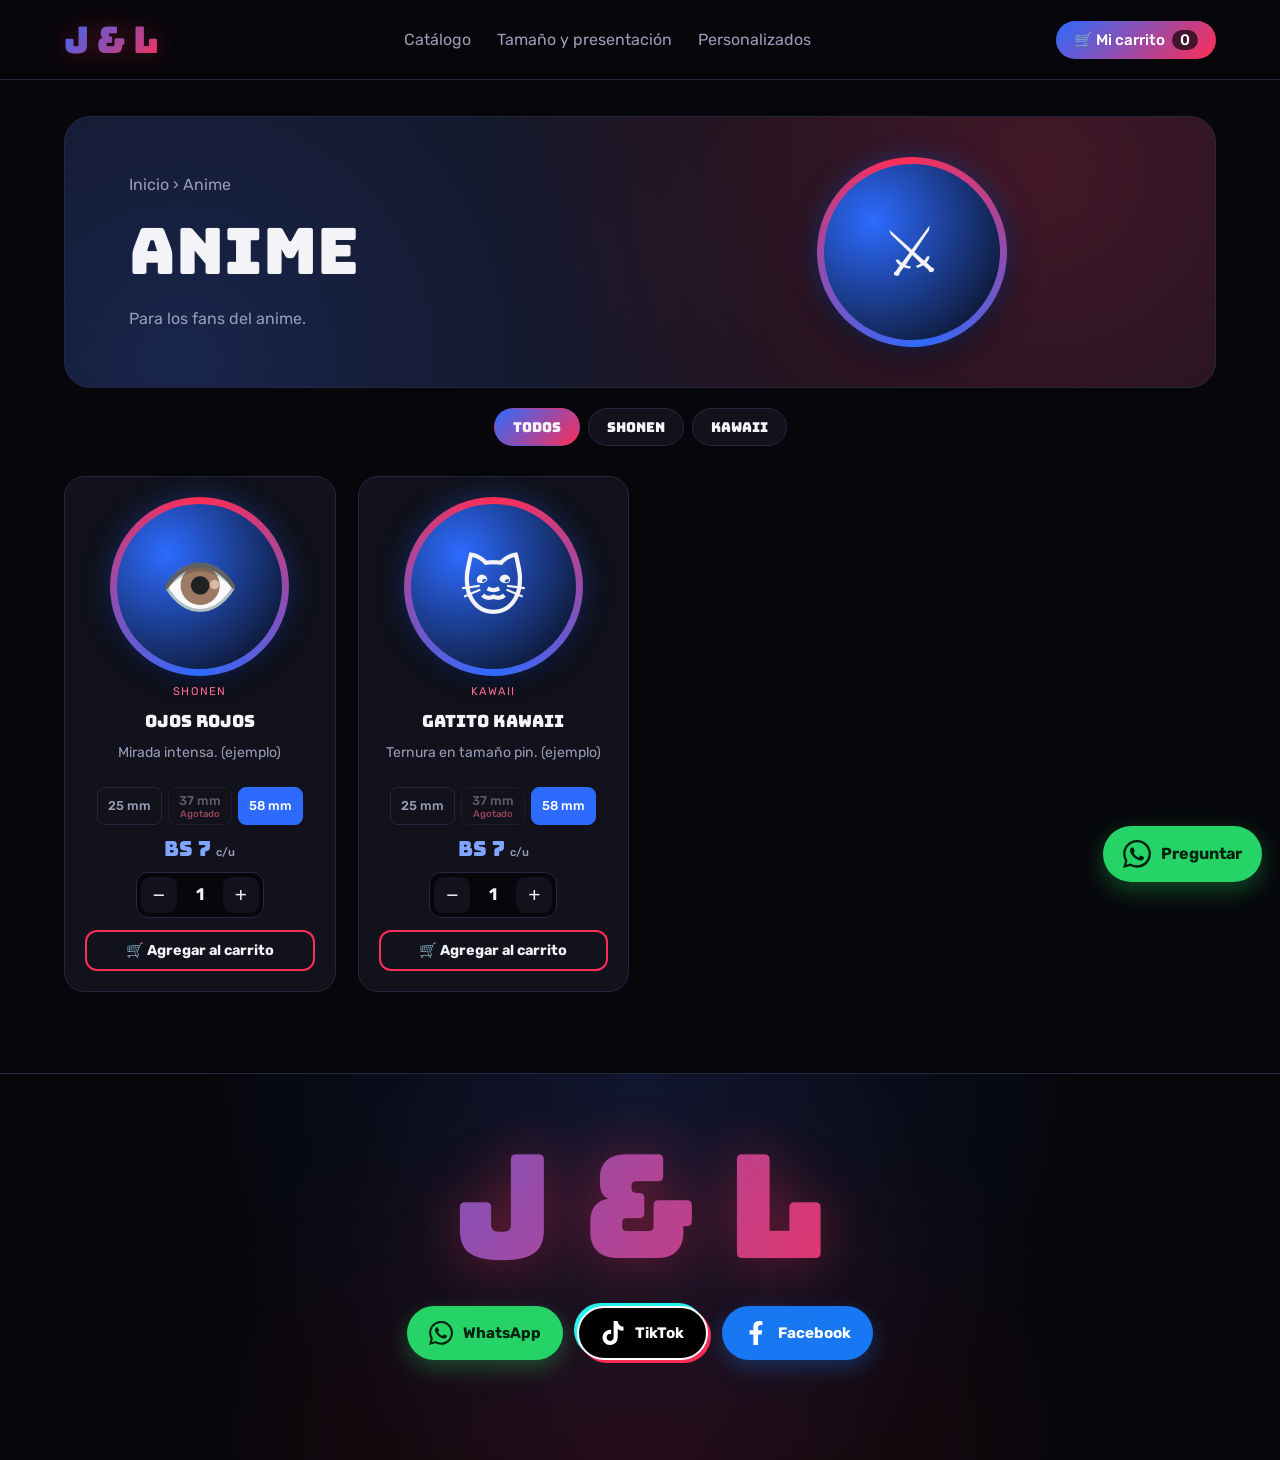
<file: anime.html>
<!DOCTYPE html>
<html lang="es">
<head>
<meta charset="utf-8">
<meta name="viewport" content="width=device-width, initial-scale=1">
<title>Anime | J & L</title>
<link href="https://fonts.googleapis.com/css2?family=Bungee&family=Permanent+Marker&family=Rubik:wght@400;500;700&display=swap" rel="stylesheet">
<link rel="stylesheet" href="css/styles.css">
</head>
<body data-cat="anime">
<section class="page-head" id="head"></section>
<main class="section" style="padding-top:20px">
  <nav class="tabs" id="tabs"></nav>
  <div class="grid" id="grid"></div>
</main>
<script src="js/data.js"></script>
<script src="js/common.js"></script>
<script src="js/category.js"></script>
</body>
</html>
</file>
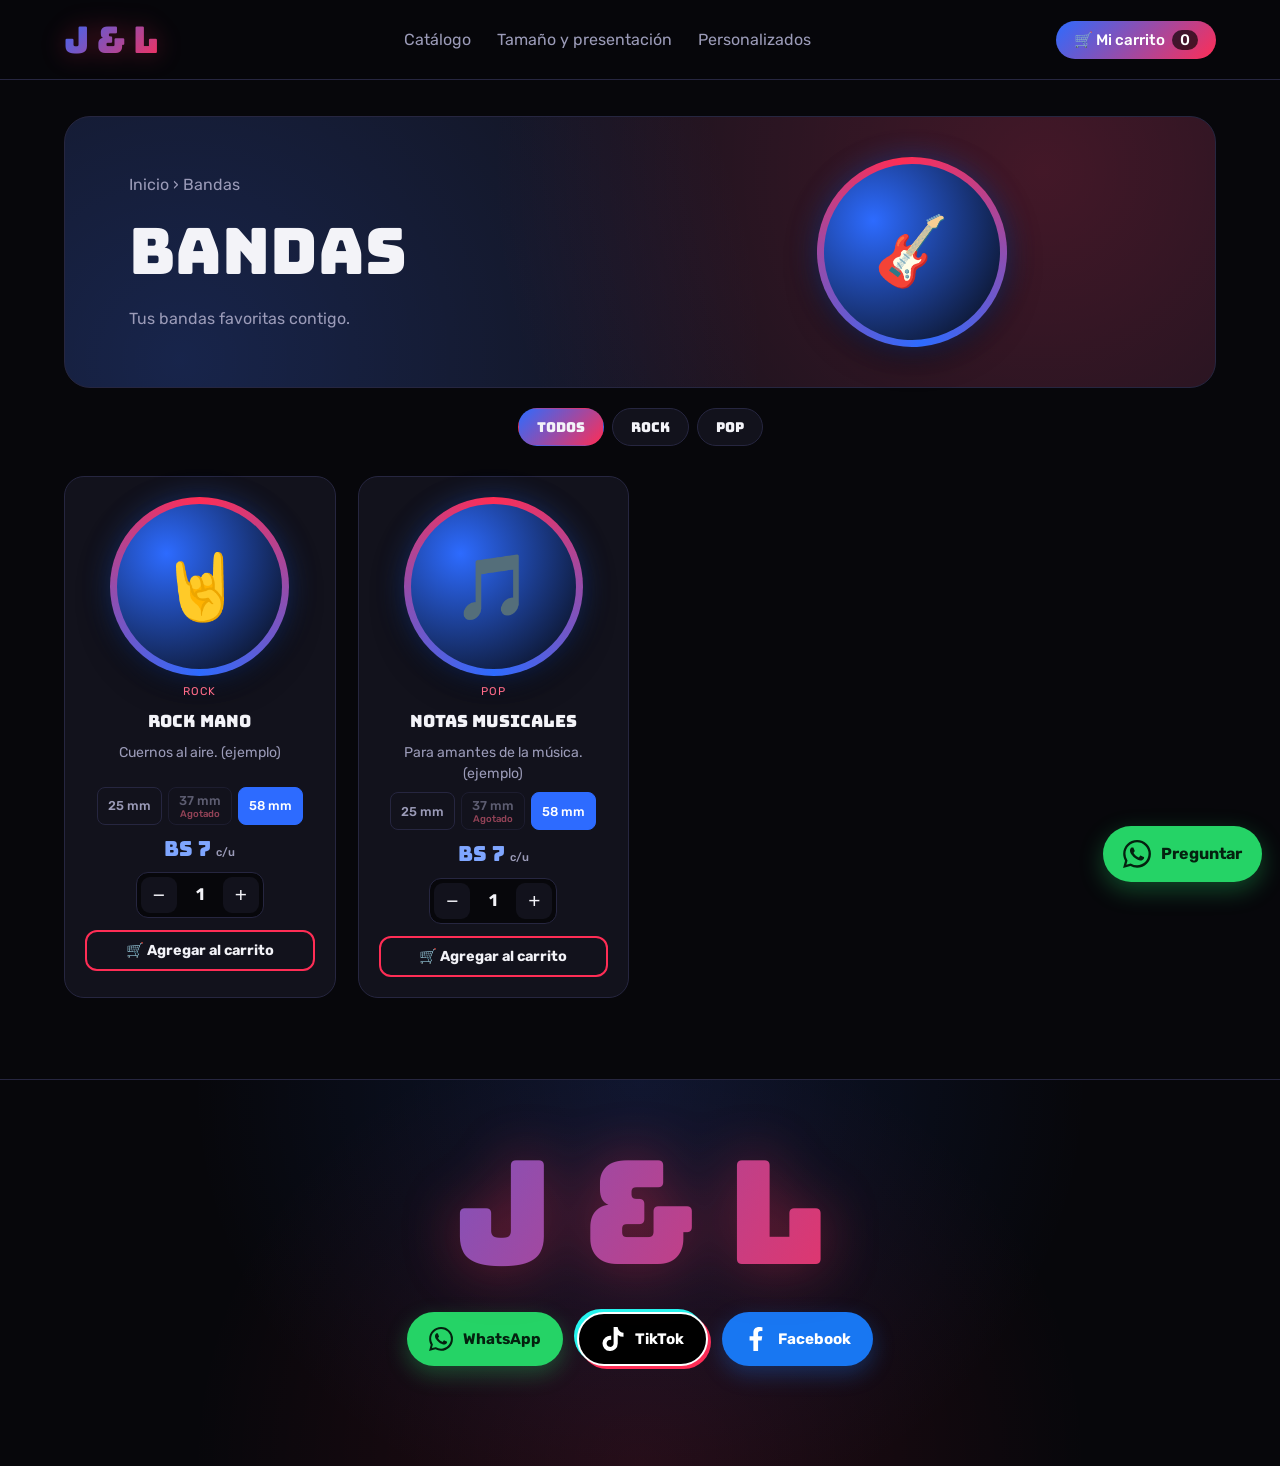
<file: bandas.html>
<!DOCTYPE html>
<html lang="es">
<head>
<meta charset="utf-8">
<meta name="viewport" content="width=device-width, initial-scale=1">
<title>Bandas | J & L</title>
<link href="https://fonts.googleapis.com/css2?family=Bungee&family=Permanent+Marker&family=Rubik:wght@400;500;700&display=swap" rel="stylesheet">
<link rel="stylesheet" href="css/styles.css">
</head>
<body data-cat="bandas">
<section class="page-head" id="head"></section>
<main class="section" style="padding-top:20px">
  <nav class="tabs" id="tabs"></nav>
  <div class="grid" id="grid"></div>
</main>
<script src="js/data.js"></script>
<script src="js/common.js"></script>
<script src="js/category.js"></script>
</body>
</html>
</file>
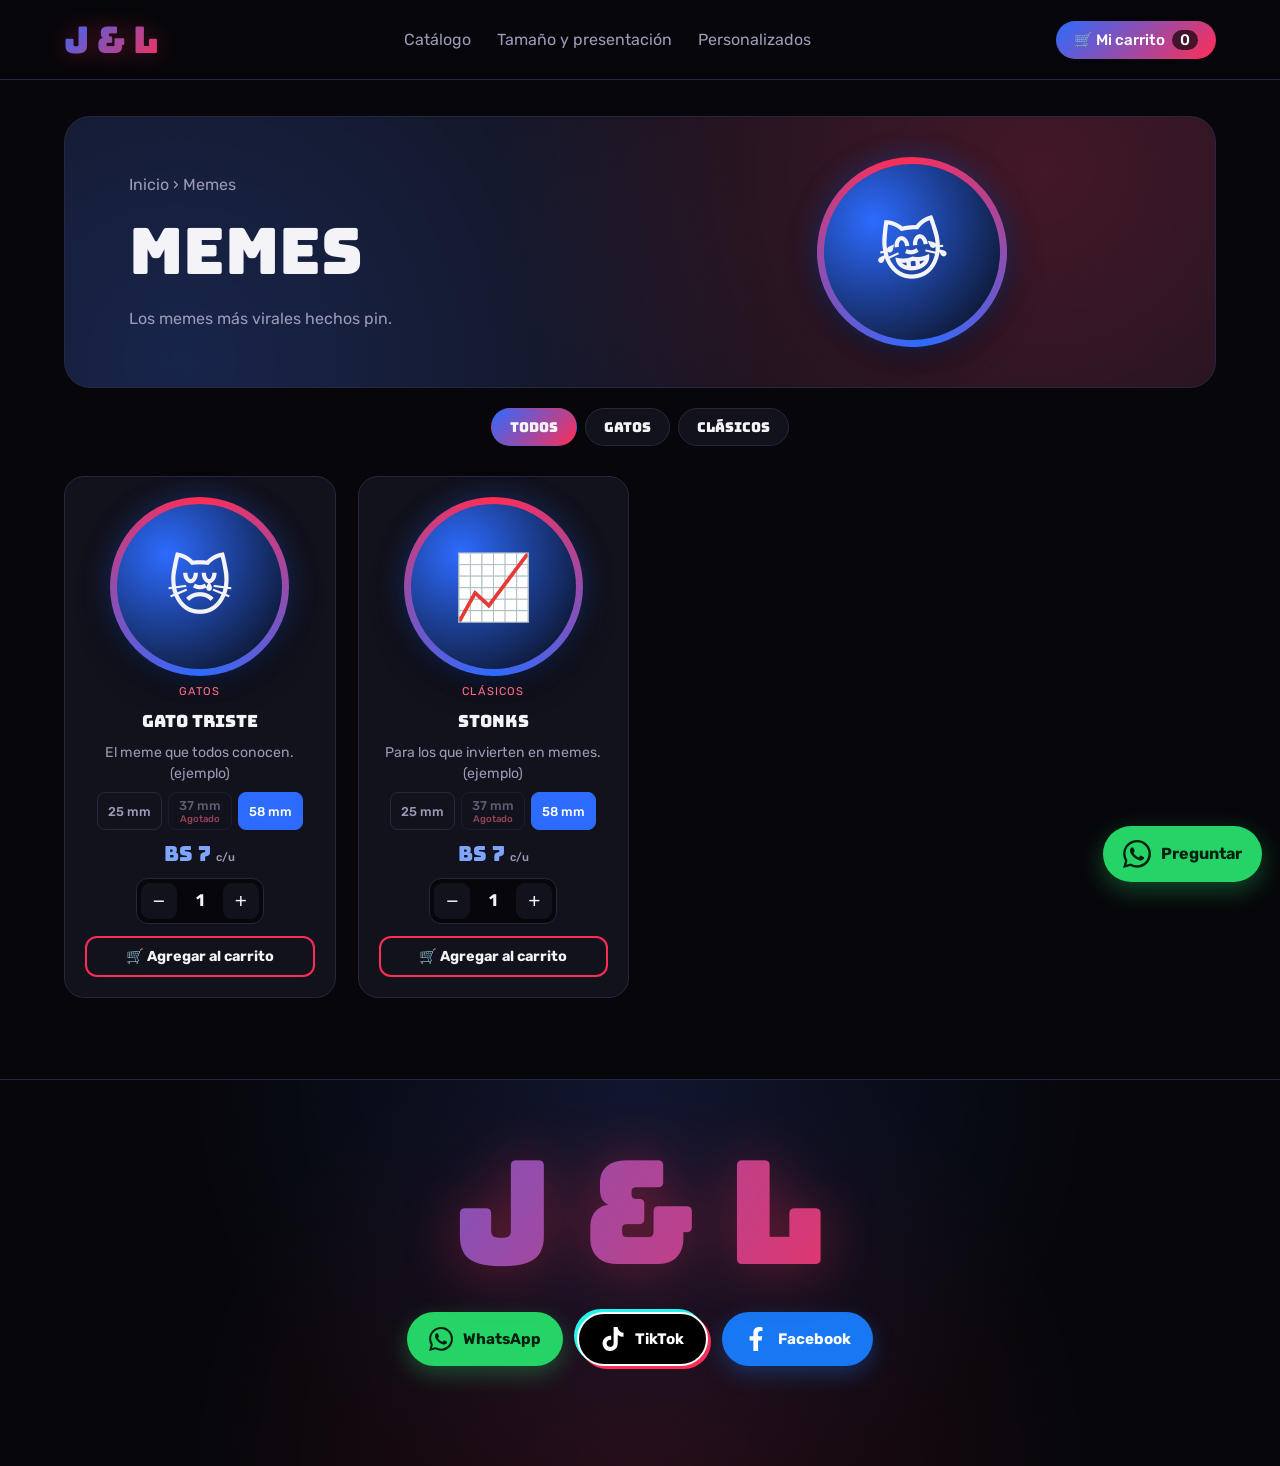
<file: memes.html>
<!DOCTYPE html>
<html lang="es">
<head>
<meta charset="utf-8">
<meta name="viewport" content="width=device-width, initial-scale=1">
<title>Memes | J & L</title>
<link href="https://fonts.googleapis.com/css2?family=Bungee&family=Permanent+Marker&family=Rubik:wght@400;500;700&display=swap" rel="stylesheet">
<link rel="stylesheet" href="css/styles.css">
</head>
<body data-cat="memes">
<section class="page-head" id="head"></section>
<main class="section" style="padding-top:20px">
  <nav class="tabs" id="tabs"></nav>
  <div class="grid" id="grid"></div>
</main>
<script src="js/data.js"></script>
<script src="js/common.js"></script>
<script src="js/category.js"></script>
</body>
</html>
</file>
<file: css/styles.css>
:root{
  --bg:#07070b; --bg2:#0d0d16; --card:#12121c; --line:#262640;
  --tx:#f3f3f8; --mut:#9b9bb8; --blue:#2d6bff; --red:#ff2d55;
  --grad:linear-gradient(135deg,var(--blue),var(--red));
}
*,*::before,*::after{box-sizing:border-box}
html{scroll-behavior:smooth;scroll-padding-top:70px}
body{margin:0;background:var(--bg);color:var(--tx);font-family:Rubik,system-ui,sans-serif;line-height:1.5;overflow-x:hidden}
img{display:block;max-width:100%}
h1,h2,h3,.logo,.btn,.tabs button{font-family:Bungee,Impact,sans-serif;font-weight:400}
h2{font-size:clamp(1.8rem,5vw,2.8rem);margin:0;text-align:center}
.marker{font-family:"Permanent Marker",cursive}
a{color:inherit;text-decoration:none}

/* Header */
.top{position:sticky;top:0;z-index:20;display:flex;align-items:center;justify-content:space-between;gap:16px;padding:12px 5vw;background:#07070bdd;backdrop-filter:blur(10px);border-bottom:1px solid var(--line)}
.logo{font-size:1.8rem;background:var(--grad);-webkit-background-clip:text;background-clip:text;color:transparent}
.top nav{display:flex;gap:26px;color:var(--mut)}
.top nav a:hover{color:var(--tx)}
.cart-btn{background:var(--grad);color:#fff;border:0;border-radius:999px;padding:10px 18px;font:500 .95rem Rubik,sans-serif;cursor:pointer}
.cart-btn span{background:#000a;border-radius:999px;padding:1px 8px;margin-left:4px}

/* Marco de pin */
.frame{padding:7px;border-radius:50%;background:conic-gradient(from 180deg,var(--blue),var(--red),var(--blue));box-shadow:0 0 28px #2d6bff55,0 10px 30px #000a;transition:.4s}
.frame img{width:100%;aspect-ratio:1;border-radius:50%;object-fit:cover;border:3px solid #0a0a12}

/* Hero */
.hero{display:grid;grid-template-columns:1.1fr 1fr;align-items:center;gap:30px;padding:8vh 5vw 6vh;background:radial-gradient(circle at 15% 10%,#2d6bff30,transparent 45%),radial-gradient(circle at 90% 80%,#ff2d5530,transparent 45%)}
.kicker{color:#ff6b88;font-size:1.3rem;margin:0}
.hero h1{font-size:clamp(2.6rem,8vw,5.6rem);line-height:1;margin:6px 0 16px}
.hero h1 span{background:var(--grad);-webkit-background-clip:text;background-clip:text;color:transparent}
.lead{color:var(--mut);font-size:1.1rem;max-width:480px}
.lead b{color:var(--tx)}
.cta{display:flex;gap:12px;flex-wrap:wrap;margin-top:22px}
.btn{display:inline-block;padding:13px 24px;border-radius:12px;font-size:.95rem;cursor:pointer;border:2px solid transparent;transition:.2s}
.btn.primary{background:var(--grad);color:#fff}
.btn.ghost{border-color:var(--line);color:var(--tx)}
.btn:hover{transform:translateY(-3px);box-shadow:0 8px 24px #ff2d5540}
.hero-pins{position:relative;height:min(460px,80vw)}
.hero-pins .frame{position:absolute;animation:float 6s ease-in-out infinite}
.p1{width:58%;left:0;top:8%}.p2{width:46%;right:0;top:0;animation-delay:-2s!important}.p3{width:40%;right:12%;bottom:0;animation-delay:-4s!important}
@keyframes float{50%{transform:translateY(-14px) rotate(3deg)}}

.marquee{overflow:hidden;white-space:nowrap;background:var(--grad);padding:10px 0;font-family:Bungee,sans-serif}
.marquee div{display:inline-block;animation:slide 25s linear infinite}
@keyframes slide{to{transform:translateX(-33.33%)}}

/* Secciones */
.section{padding:9vh 5vw}
.section.dark{background:var(--bg2);border-block:1px solid var(--line)}
.sub{text-align:center;color:var(--mut);margin:8px auto 28px;max-width:560px}
.center{text-align:center;margin-top:30px}

/* Catálogo */
.tabs{display:flex;gap:8px;justify-content:center;flex-wrap:wrap;margin-bottom:30px}
.tabs button{background:var(--card);color:var(--tx);border:1px solid var(--line);border-radius:999px;padding:9px 18px;font-size:.85rem;cursor:pointer}
.tabs button.on{background:var(--grad);border-color:transparent}
.grid{display:grid;grid-template-columns:repeat(auto-fill,minmax(230px,1fr));gap:22px;max-width:1200px;margin:auto}
.card{background:var(--card);border:1px solid var(--line);border-radius:20px;padding:20px;display:flex;flex-direction:column;align-items:center;text-align:center;gap:8px;transition:.25s}
.card:hover{transform:translateY(-6px);border-color:var(--blue)}
.card:hover .frame{transform:rotate(-4deg) scale(1.04)}
.card .frame{width:78%}
.ph{display:grid;place-items:center;aspect-ratio:1;border-radius:50%;font-size:4rem;background:radial-gradient(circle at 30% 30%,#2d6bff,#07070b)}
.tag{font-size:.7rem;letter-spacing:.1em;text-transform:uppercase;color:#ff6b88}
.card h3{margin:0;font-size:1.05rem}
.card p{margin:0;color:var(--mut);font-size:.88rem;min-height:2.6em}
.opts{display:flex;gap:6px}
.opts button{background:transparent;color:var(--mut);border:1px solid var(--line);border-radius:8px;padding:5px 10px;font:500 .8rem Rubik,sans-serif;cursor:pointer}
.opts button.on{background:var(--blue);border-color:var(--blue);color:#fff}
.price{font-family:Bungee,sans-serif;font-size:1.3rem;color:#7fa6ff}
.add{width:100%;margin-top:4px;background:transparent;color:var(--tx);border:2px solid var(--red);border-radius:12px;padding:10px;font:700 .9rem Rubik,sans-serif;cursor:pointer;transition:.2s}
.add:hover{background:var(--red)}

/* Tamaños */
.sizes{display:flex;justify-content:center;align-items:flex-end;gap:5vw;flex-wrap:wrap}
.size{display:flex;flex-direction:column;align-items:center;text-align:center;gap:6px}
.size .frame{width:calc(var(--mm) * 4px)}
.size b{font-family:Bungee,sans-serif;font-size:1.3rem;font-weight:400}
.size span{color:var(--mut);font-size:.85rem;max-width:170px}

/* Personalizado */
.steps{display:grid;grid-template-columns:repeat(auto-fit,minmax(220px,1fr));gap:20px;max-width:900px;margin:auto}
.steps div{background:var(--card);border:1px solid var(--line);border-radius:18px;padding:24px;text-align:center}
.steps span{display:inline-grid;place-items:center;width:44px;height:44px;border-radius:50%;background:var(--grad);font-family:Bungee,sans-serif}
.steps h3{margin:12px 0 4px}.steps p{margin:0;color:var(--mut)}

footer{text-align:center;padding:50px 5vw 90px;border-top:1px solid var(--line);color:var(--mut)}


/* WhatsApp flotante */
.wa-float{position:fixed;right:18px;bottom:18px;z-index:15;display:flex;align-items:center;gap:10px;background:#25d366;color:#04210f;font-weight:700;padding:14px 20px;border-radius:999px;box-shadow:0 8px 24px #25d36655;transition:.2s}
.wa-float:hover{transform:translateY(-3px) scale(1.04)}
.wa-float svg{width:28px;height:28px}

/* Carrito */
.overlay{position:fixed;inset:0;background:#000a;opacity:0;pointer-events:none;transition:.3s;z-index:29}
.overlay.show{opacity:1;pointer-events:auto}
.cart{position:fixed;top:0;right:0;bottom:0;width:min(400px,100%);z-index:30;background:#0c0c15;border-left:1px solid var(--line);padding:20px;display:flex;flex-direction:column;transform:translateX(100%);transition:.3s}
.cart.open{transform:none}
.cart h2{text-align:left;font-size:1.6rem}
.close{align-self:flex-end;background:none;border:0;color:var(--tx);font-size:2rem;cursor:pointer;line-height:1}
.items{flex:1;overflow:auto;margin:14px 0}
.row{display:flex;align-items:center;gap:10px;padding:10px 0;border-bottom:1px solid var(--line);font-size:.9rem}
.row img{width:44px;height:44px;border-radius:50%;object-fit:cover}
.row .n{flex:1}.row small{display:block;color:var(--mut)}
.row button{width:28px;height:28px;border-radius:8px;border:1px solid var(--line);background:var(--card);color:var(--tx);cursor:pointer}
.total{font-family:Bungee,sans-serif;color:#7fa6ff;margin-bottom:12px}
.wa-send{background:#25d366;color:#04210f;border:0;border-radius:12px;padding:15px;font:700 1rem Rubik,sans-serif;cursor:pointer}
.wa-send:disabled{opacity:.4;cursor:not-allowed}

@media(max-width:760px){
  .top nav{display:none}
  .hero{grid-template-columns:1fr;text-align:center}
  .lead{margin-inline:auto}.cta{justify-content:center}
  .size .frame{width:calc(var(--mm) * 2.6px)}
  .wa-float span{display:none}
}

/* ===== Nuevo: categorías, cantidad, presentaciones ===== */
.cats{display:grid;grid-template-columns:repeat(auto-fit,minmax(230px,1fr));gap:22px;max-width:1100px;margin:auto}
.cat-card{background:var(--card);border:1px solid var(--line);border-radius:22px;padding:22px;text-align:center;display:flex;flex-direction:column;align-items:center;gap:6px;transition:.25s}
.cat-card:hover{transform:translateY(-6px);border-color:var(--red);box-shadow:0 12px 30px #ff2d5525}
.cat-card .cover{height:190px;display:grid;place-items:center;margin-bottom:6px}
.cat-card .frame,.cat-card .shot{width:170px}
.cat-card h3{margin:0;font-size:1.5rem}
.cat-card p{margin:0;color:var(--mut);font-size:.9rem}
.go{margin-top:8px;color:#7fa6ff;font-weight:500}
.shot{background:#fff;border-radius:16px;aspect-ratio:1;width:100%;display:grid;place-items:center;overflow:hidden}
.shot img{width:100%;height:100%;object-fit:contain;padding:6px}
.qty{display:flex;align-items:center;gap:6px;background:var(--bg);border:1px solid var(--line);border-radius:12px;padding:4px}
.qty button{width:36px;height:36px;border:0;border-radius:9px;background:var(--card);color:var(--tx);font-size:1.3rem;cursor:pointer}
.qty button:hover{background:var(--blue)}
.qty b{min-width:34px;text-align:center;font-size:1.05rem}
.one{color:var(--mut);font-size:.85rem;border:1px dashed var(--line);border-radius:8px;padding:5px 12px}
.page-head{padding:7vh 5vw 2vh;text-align:center}
.crumb{color:var(--mut);margin:0 0 6px}.crumb a:hover{color:var(--tx)}
.chips{display:flex;gap:8px;justify-content:center;flex-wrap:wrap}
.chips a{border:1px solid var(--line);border-radius:999px;padding:7px 16px;font-size:.85rem;color:var(--mut)}
.chips a.on{background:var(--grad);border-color:transparent;color:#fff}
.group{text-align:center;font-size:1.3rem;margin:34px 0 22px;color:#ff6b88}
.size em,.model em{font-style:normal;font-family:Bungee,sans-serif;color:#7fa6ff}
.models{display:grid;grid-template-columns:repeat(auto-fit,minmax(230px,1fr));gap:22px;max-width:1000px;margin:auto}
.model{background:var(--card);border:1px solid var(--line);border-radius:20px;padding:18px;text-align:center;display:flex;flex-direction:column;gap:8px;align-items:center}
.model h3{margin:4px 0 0}.model p{margin:0;color:var(--mut);font-size:.9rem}
.model .btn{margin-top:auto;padding:10px 22px}

/* ===== Fotos sin fondo + banner de presentación ===== */
.shot{background:radial-gradient(circle at 50% 55%,#2d6bff22,transparent 70%)}
.shot img{padding:0}
.page-head{padding:4vh 5vw 0;text-align:left}
.banner{display:grid;grid-template-columns:1.1fr 1fr;align-items:center;gap:20px;max-width:1200px;margin:auto;padding:30px 5vw;border:1px solid var(--line);border-radius:26px;background:radial-gradient(circle at 85% 20%,#ff2d5535,transparent 55%),radial-gradient(circle at 10% 90%,#2d6bff35,transparent 55%),var(--card)}
.banner h2{text-align:left;font-size:clamp(2.2rem,7vw,4rem)}
.banner .sub{text-align:left;margin:8px 0 0;max-width:420px}
.banner-pins{display:flex;justify-content:center;align-items:center;padding:10px}
.banner-pins .frame{width:clamp(110px,17vw,190px)}
.banner-pins .frame+.frame{margin-left:-30px}
.banner-pins .frame:nth-child(1){transform:rotate(-6deg)}
.banner-pins .frame:nth-child(2){transform:translateY(-12px) scale(1.1);z-index:2}
.banner-pins .frame:nth-child(3){transform:rotate(6deg)}
.empty{grid-column:1/-1;text-align:center;color:var(--mut);padding:40px 0}
@media(max-width:760px){.banner{grid-template-columns:1fr;text-align:center}.banner h2,.banner .sub{text-align:center;margin-inline:auto}}

/* ===== Iniciales más grandes + redes ===== */
.top .logo{font-size:2.3rem;filter:drop-shadow(0 0 12px #ff2d5555)}
footer{padding:60px 5vw 100px;background:radial-gradient(circle at 50% 0%,#2d6bff25,transparent 60%),radial-gradient(circle at 50% 100%,#ff2d5520,transparent 60%)}
footer .logo.big{font-size:clamp(4.5rem,18vw,9rem);line-height:1;margin-bottom:28px;background:linear-gradient(120deg,var(--blue),var(--red),#ffd23f,var(--blue));background-size:250% 100%;-webkit-background-clip:text;background-clip:text;color:transparent;filter:drop-shadow(0 0 28px #ff2d5566);animation:shine 6s linear infinite}
@keyframes shine{to{background-position:250% 0}}
.social{display:flex;gap:14px;justify-content:center;flex-wrap:wrap}
.soc{display:inline-flex;align-items:center;gap:10px;padding:13px 22px;border-radius:999px;font:700 .95rem Rubik,sans-serif;color:#fff;transition:.2s}
.soc svg{width:24px;height:24px}
.soc:hover{transform:translateY(-4px) scale(1.05)}
.soc.wa{background:#25d366;color:#04210f;box-shadow:0 8px 22px #25d36650}
.soc.fb{background:#1877f2;box-shadow:0 8px 22px #1877f250}
.soc.tt{background:#000;border:2px solid #fff;box-shadow:-3px -3px 0 #25f4ee,3px 3px 0 #fe2c55}
</file>
